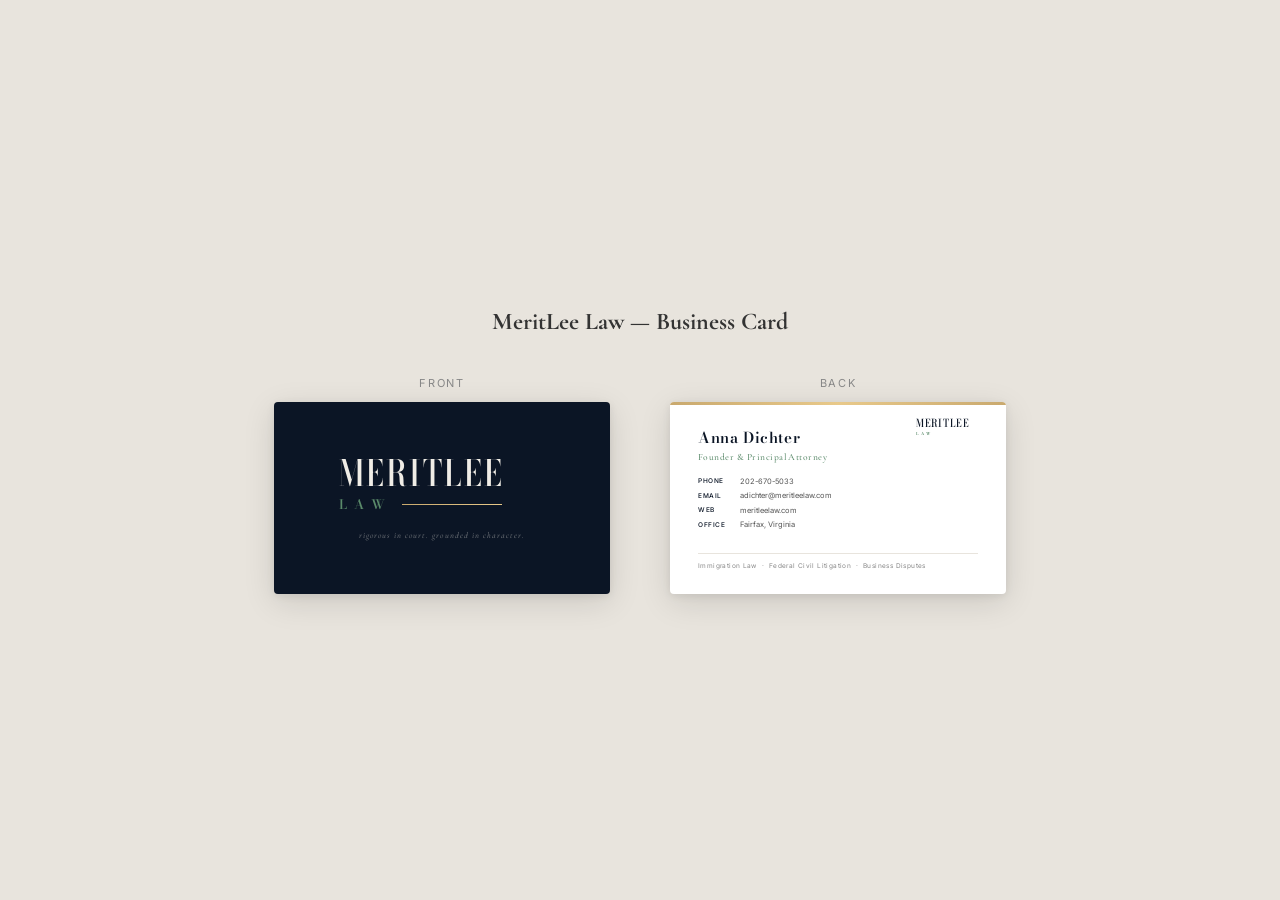
<file: pr-preview/pr-6/business-card.html>
<!DOCTYPE html>
<html lang="en">
<head>
<meta charset="UTF-8">
<meta name="viewport" content="width=device-width, initial-scale=1.0">
<title>MeritLee Law - Business Cards</title>
<link href="https://fonts.googleapis.com/css2?family=Bodoni+Moda:opsz,wght@6..96,400;6..96,500;6..96,600&family=Cormorant+Garamond:wght@400;500;600&family=Inter:wght@300;400;500&display=swap" rel="stylesheet">
<style>
  * { margin: 0; padding: 0; box-sizing: border-box; }
  body {
    background: #e8e4dd;
    display: flex;
    flex-direction: column;
    align-items: center;
    justify-content: center;
    min-height: 100vh;
    padding: 60px 20px;
    font-family: 'Inter', sans-serif;
    gap: 80px;
  }

  h2 {
    font-family: 'Cormorant Garamond', serif;
    font-size: 24px;
    color: #333;
    margin-bottom: -40px;
    text-align: center;
  }

  .card-pair {
    display: flex;
    gap: 60px;
    align-items: center;
  }

  .label {
    font-size: 11px;
    text-transform: uppercase;
    letter-spacing: 0.15em;
    color: #888;
    text-align: center;
    margin-bottom: 12px;
  }

  /* Standard US business card: 3.5 x 2 inches at 96dpi = 336 x 192 */
  .card {
    width: 336px;
    height: 192px;
    border-radius: 4px;
    box-shadow: 0 8px 32px rgba(0,0,0,0.12), 0 2px 8px rgba(0,0,0,0.08);
    overflow: hidden;
    position: relative;
  }

  /* ============ FRONT ============ */
  .card-front {
    background: #0b1525;
    display: flex;
    flex-direction: column;
    align-items: center;
    justify-content: center;
    padding: 32px;
  }

  .card-front .logo {
    display: flex;
    flex-direction: column;
    align-items: flex-start;
  }

  .card-front .logo-meritlee {
    font-family: 'Bodoni Moda', serif;
    font-size: 36px;
    font-weight: 600;
    color: #f0ede6;
    letter-spacing: 0.08em;
    line-height: 1;
    transform: scaleX(0.8);
    transform-origin: left;
  }

  .card-front .logo-bottom {
    display: flex;
    align-items: center;
    margin-top: 3px;
  }

  .card-front .logo-law {
    font-family: 'Bodoni Moda', serif;
    font-size: 13px;
    font-weight: 600;
    color: #5a8a6a;
    letter-spacing: 0.55em;
  }

  .card-front .logo-line {
    width: 100px;
    height: 1px;
    background: linear-gradient(to right, #c9a96e, #e8c98a);
    margin-left: 10px;
  }

  .card-front .tagline {
    font-family: 'Cormorant Garamond', serif;
    font-size: 8.5px;
    color: rgba(240, 237, 230, 0.5);
    letter-spacing: 0.12em;
    margin-top: 16px;
    text-transform: lowercase;
    font-style: italic;
  }

  /* ============ BACK ============ */
  .card-back {
    background: #ffffff;
    display: flex;
    flex-direction: column;
    padding: 24px 28px;
    position: relative;
  }

  .card-back::before {
    content: '';
    position: absolute;
    top: 0;
    left: 0;
    width: 100%;
    height: 3px;
    background: linear-gradient(to right, #c9a96e, #e8c98a, #c9a96e);
  }

  .back-name {
    font-family: 'Bodoni Moda', serif;
    font-size: 15px;
    font-weight: 600;
    color: #0b1525;
    letter-spacing: 0.04em;
    margin-bottom: 2px;
  }

  .back-title {
    font-family: 'Cormorant Garamond', serif;
    font-size: 9.5px;
    color: #5a8a6a;
    font-weight: 500;
    letter-spacing: 0.05em;
    margin-bottom: 14px;
  }

  .back-details {
    display: flex;
    flex-direction: column;
    gap: 4px;
    flex: 1;
  }

  .back-detail {
    font-size: 7.5px;
    color: #555;
    line-height: 1.4;
    display: flex;
    align-items: center;
    gap: 6px;
  }

  .back-detail .detail-label {
    font-weight: 500;
    color: #0b1525;
    min-width: 36px;
    font-size: 6.5px;
    text-transform: uppercase;
    letter-spacing: 0.08em;
  }

  .back-divider {
    width: 100%;
    height: 1px;
    background: #e8e4dd;
    margin: 8px 0;
  }

  .back-tagline {
    font-family: 'Cormorant Garamond', serif;
    font-size: 8px;
    color: #0b1525;
    font-style: italic;
    letter-spacing: 0.04em;
    margin-bottom: 6px;
  }

  .back-areas {
    font-size: 6.5px;
    color: #888;
    letter-spacing: 0.06em;
  }

  .back-logo-small {
    position: absolute;
    top: 16px;
    right: 24px;
    display: flex;
    flex-direction: column;
    align-items: flex-start;
  }

  .back-logo-small .logo-meritlee {
    font-family: 'Bodoni Moda', serif;
    font-size: 11px;
    font-weight: 600;
    color: #0b1525;
    letter-spacing: 0.08em;
    line-height: 1;
    transform: scaleX(0.8);
    transform-origin: left;
  }

  .back-logo-small .logo-bottom {
    display: flex;
    align-items: center;
    margin-top: 1px;
  }

  .back-logo-small .logo-law {
    font-family: 'Bodoni Moda', serif;
    font-size: 4px;
    font-weight: 600;
    color: #5a8a6a;
    letter-spacing: 0.55em;
  }

  .back-logo-small .logo-line {
    width: 28px;
    height: 0.5px;
    background: linear-gradient(to right, #c9a96e, #e8c98a);
    margin-left: 3px;
  }
</style>
</head>
<body>

  <h2>MeritLee Law &mdash; Business Card</h2>

  <div class="card-pair">
    <div>
      <div class="label">Front</div>
      <div class="card card-front">
        <div class="logo">
          <span class="logo-meritlee">MERITLEE</span>
          <span class="logo-bottom">
            <span class="logo-law">LAW</span>
            <span class="logo-line"></span>
          </span>
        </div>
        <div class="tagline">Rigorous in court. Grounded in character.</div>
      </div>
    </div>

    <div>
      <div class="label">Back</div>
      <div class="card card-back">
        <div class="back-name">Anna Dichter</div>
        <div class="back-title">Founder &amp; Principal Attorney</div>
        <div class="back-details">
          <div class="back-detail">
            <span class="detail-label">Phone</span>
            <span>202-670-5033</span>
          </div>
          <div class="back-detail">
            <span class="detail-label">Email</span>
            <span>adichter@meritleelaw.com</span>
          </div>
          <div class="back-detail">
            <span class="detail-label">Web</span>
            <span>meritleelaw.com</span>
          </div>
          <div class="back-detail">
            <span class="detail-label">Office</span>
            <span>Fairfax, Virginia</span>
          </div>
        </div>
        <div class="back-divider"></div>
<div class="back-areas">Immigration Law &nbsp;&middot;&nbsp; Federal Civil Litigation &nbsp;&middot;&nbsp; Business Disputes</div>
        <div class="back-logo-small">
          <span class="logo-meritlee">MERITLEE</span>
          <span class="logo-bottom">
            <span class="logo-law">LAW</span>
            <span class="logo-line"></span>
          </span>
        </div>
      </div>
    </div>
  </div>

</body>
</html>
</file>
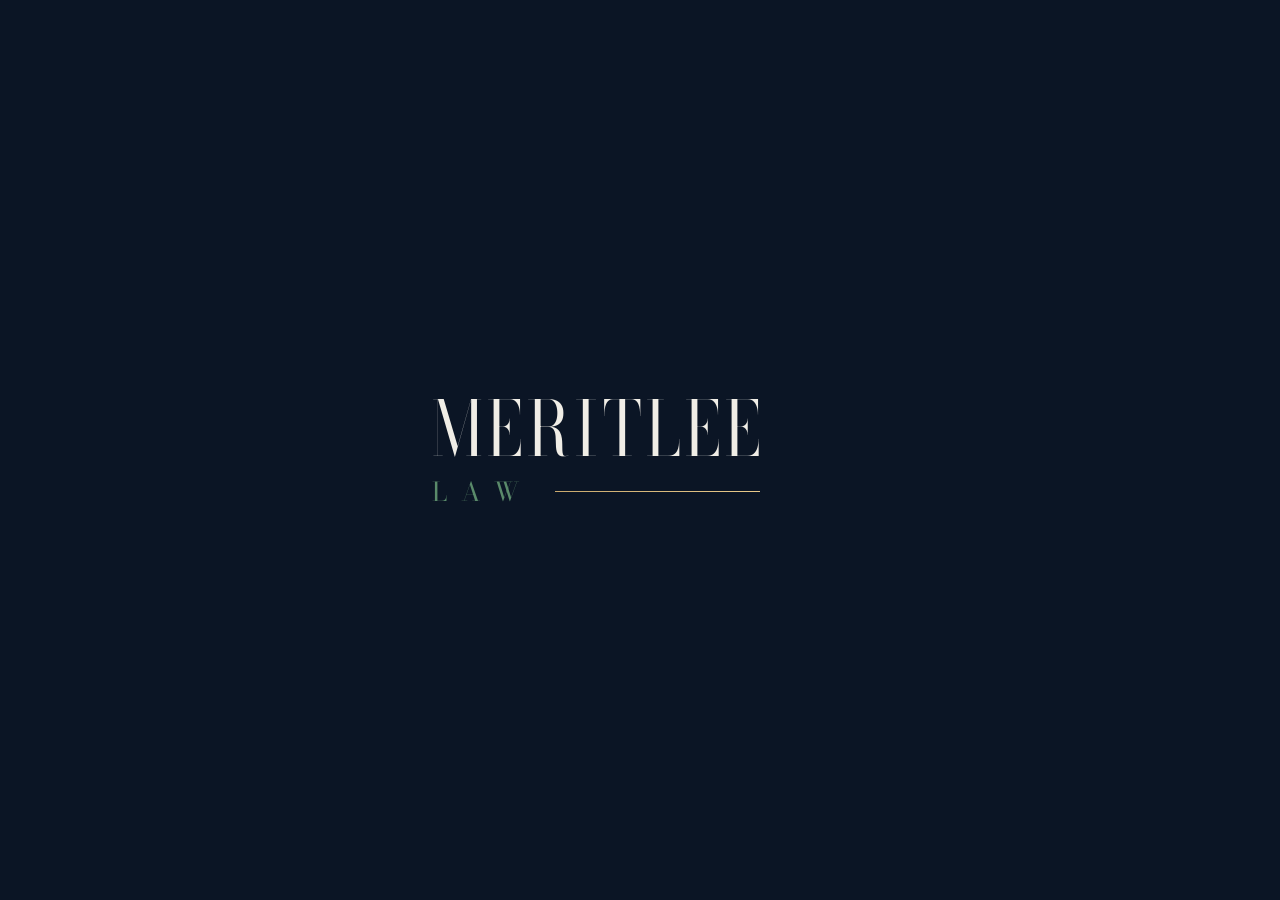
<file: pr-preview/pr-6/logo.html>
<!DOCTYPE html>
<html lang="en">
<head>
<meta charset="UTF-8">
<meta name="viewport" content="width=device-width, initial-scale=1.0">
<title>Meritlee Law</title>
<link href="https://fonts.googleapis.com/css2?family=Bodoni+Moda:opsz,wght@6..96,400;6..96,500&family=GFS+Didot&display=swap" rel="stylesheet">
<style>
  * { margin: 0; padding: 0; box-sizing: border-box; }
  body {
    background: #0b1525;
    display: flex;
    align-items: center;
    justify-content: center;
    min-height: 100vh;
  }
  .logo {
    display: inline-flex;
    flex-direction: column;
    align-items: stretch;
  }
  .meritlee {
    font-size: 76px;
    font-weight: 400;
    color: #f0ede6;
    letter-spacing: 0.08em;
    line-height: 1;
    font-family: 'Bodoni Moda', serif;
    transform: scaleX(0.8);
    transform-origin: left;
  }
  .bottom-row {
    display: flex;
    align-items: center;
    margin-top: 6px;
  }
  .law {
    font-size: 26px;
    font-weight: 400;
    color: #5a8a6a;
    letter-spacing: 0.55em;
    font-family: 'Bodoni Moda', serif;
    text-transform: uppercase;
    flex-shrink: 0;
  }
  .line {
    width: 205px;
    height: 1px;
    background: linear-gradient(to right, #c9a96e, #e8c98a);
    margin-left: 20px;
  }
</style>
</head>
<body>
  <div class="logo">
    <div class="meritlee">MERITLEE</div>
    <div class="bottom-row">
      <span class="law">LAW</span>
      <div class="line"></div>
    </div>
  </div>
</body>
</html>
</file>
